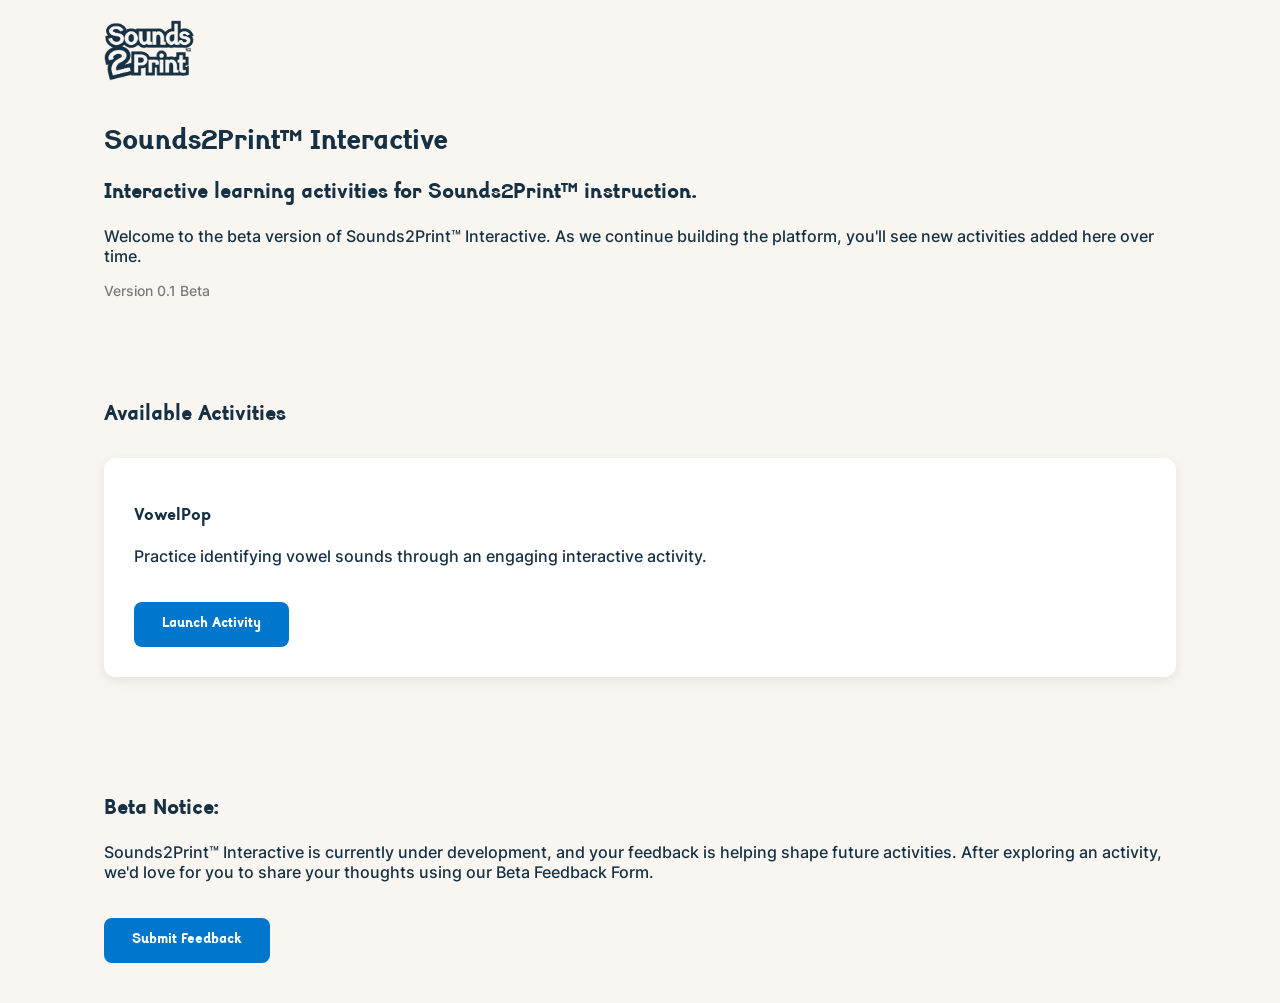
<file: index.html>
<!doctype html>
<html lang="en">
  <head>
    <!-- Google tag (gtag.js) -->
    <script
      async
      src="https://www.googletagmanager.com/gtag/js?id=G-T940ML7WC2"
    ></script>
    <script>
      window.dataLayer = window.dataLayer || [];
      function gtag() {
        dataLayer.push(arguments);
      }
      gtag("js", new Date());

      gtag("config", "G-T940ML7WC2");
    </script>

    <meta charset="UTF-8" />
    <meta name="viewport" content="width=device-width, initial-scale=1.0" />
    <link rel="stylesheet" href="styles.css" />
    <link rel="icon" href="assets/images/s2p-logo.png" type="image/png" />
    <title>S2P™ Interactive</title>
  </head>
  <body>
    <main>
      <div class="hero">
        <img class="logo" src="assets/images/s2p-logo.png" />
        <h1>Sounds2Print™ Interactive</h1>
        <h2>Interactive learning activities for Sounds2Print™ instruction.</h2>
        <p>
          Welcome to the beta version of Sounds2Print™ Interactive. As we
          continue building the platform, you'll see new activities added here
          over time.
        </p>
        <p class="version">Version 0.1 Beta</p>
      </div>

      <div class="available-activities">
        <h2>Available Activities</h2>

        <a class="activity-card" href="vowel-pop/index.html">
          <h3>VowelPop</h3>
          <p>
            Practice identifying vowel sounds through an engaging interactive
            activity.
          </p>
          <span class="activity-button">Launch Activity</span>
        </a>
      </div>
      <div class="beta-notice">
        <h2>Beta Notice:</h2>
        <p>
          Sounds2Print™ Interactive is currently under development, and your
          feedback is helping shape future activities. After exploring an
          activity, we'd love for you to share your thoughts using our Beta
          Feedback Form.
        </p>
        <a
          class="activity-button"
          href="https://docs.google.com/forms/d/e/1FAIpQLSeFRwVdbot9ZDRR5K20I2W6tb26Q9ESiK8psrCIk2NR5h7dHg/viewform?usp=dialog"
          target="_blank"
          >Submit Feedback</a
        >
      </div>
    </main>
  </body>
</html>
</file>
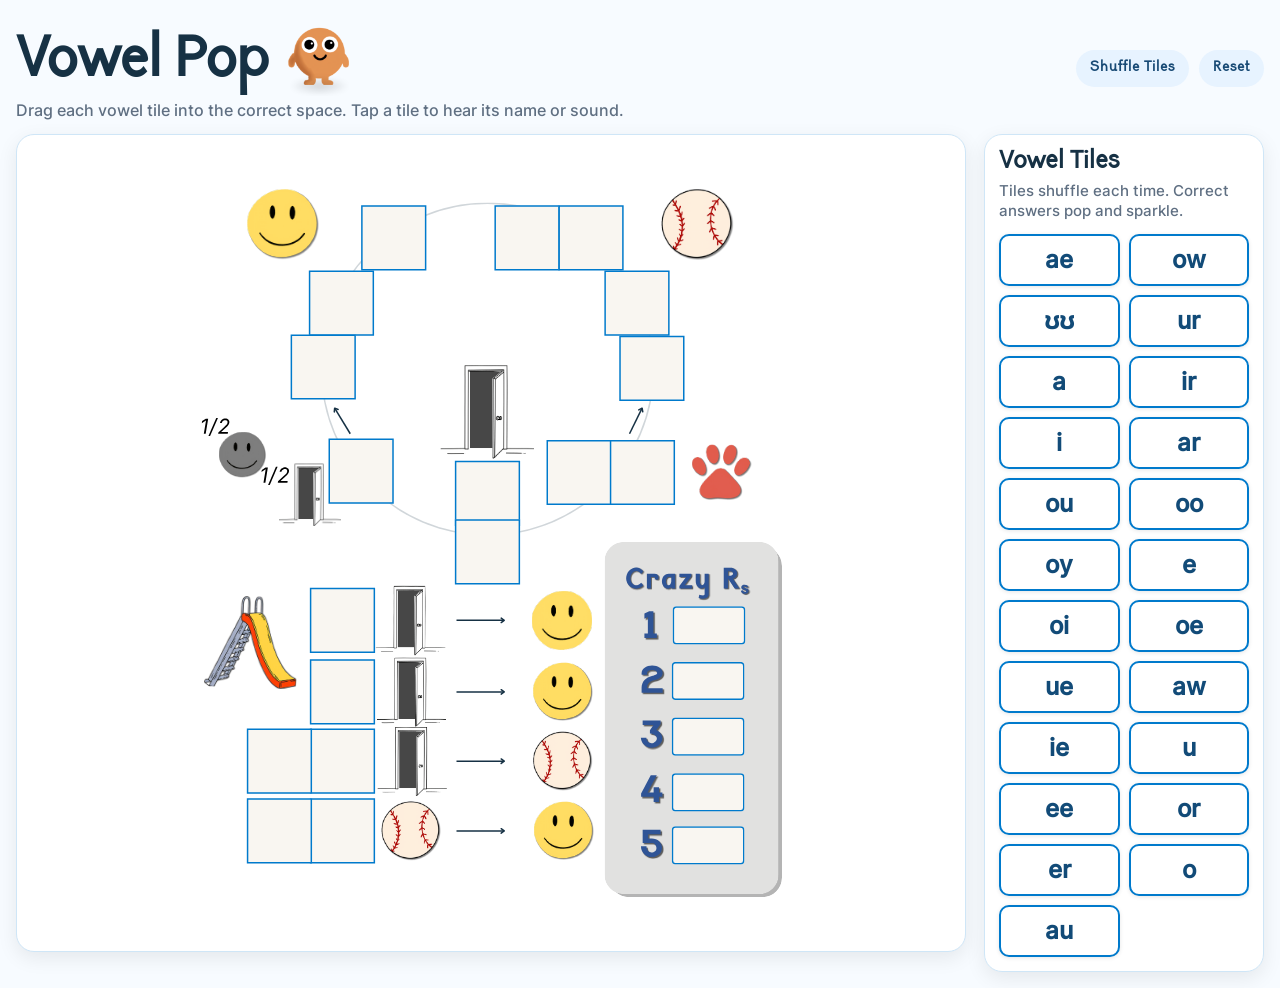
<file: vowel-pop/index.html>
<!doctype html>
<html lang="en">
  <head>
    <!-- Google tag (gtag.js) -->
    <script
      async
      src="https://www.googletagmanager.com/gtag/js?id=G-T940ML7WC2"
    ></script>
    <script>
      window.dataLayer = window.dataLayer || [];
      function gtag() {
        dataLayer.push(arguments);
      }
      gtag("js", new Date());

      gtag("config", "G-T940ML7WC2");
    </script>

    <meta charset="UTF-8" />
    <meta name="viewport" content="width=device-width, initial-scale=1.0" />
    <title>Vowel Pop</title>
    <link rel="stylesheet" href="styles.css" />
    <link rel="icon" href="assets/images/favicon.svg" type="image/svg" />
  </head>

  <body>
    <main class="vowel-pop-app">
      <header class="vp-header">
        <div>
          <div id="confetti-container"></div>
          <h1>
            Vowel Pop
            <img
              src="assets/images/poppi-stand.png"
              alt="Poppi the vowel popper"
              class="poppi-icon"
            />
          </h1>
          <p>
            Drag each vowel tile into the correct space. Tap a tile to hear its
            name or sound.
          </p>
        </div>

        <div class="vp-actions">
          <button id="shuffleBtn" type="button">Shuffle Tiles</button>
          <button id="resetBtn" type="button">Reset</button>
        </div>
      </header>

      <section class="vp-layout">
        <section class="chart-panel">
          <div class="chart-stage" id="chartStage">
            <img
              src="assets/images/vc-chart.svg"
              alt="Blank vowel chart"
              class="chart-image"
              draggable="false"
            />
            <div id="zonesLayer" class="zones-layer"></div>
          </div>
        </section>

        <aside class="tile-tray">
          <h2>Vowel Tiles</h2>
          <p>Tiles shuffle each time. Correct answers pop and sparkle.</p>
          <div id="tiles" class="tiles-grid"></div>
        </aside>
      </section>
    </main>

    <div id="toast" class="toast"></div>

    <div
      id="celebration-overlay"
      class="celebration-overlay"
      style="display: none"
    >
      <div id="overlayBackdrop" class="overlay-backdrop"></div>
      <div class="celebration-content">
        <h2>Congratulations!</h2>
        <p>You placed all the vowels correctly!</p>
        <img
          id="poppi-celebration"
          src="assets/images/poppi-jump-1.png"
          alt="Poppi celebrating"
        />
        <div class="celebration-button-section">
          <button id="playAgainBtn" type="button">Play Again</button>
          <button id="closeBtn" type="button">Close</button>
        </div>
      </div>
    </div>

    <script src="app.js" defer></script>
  </body>
</html>
</file>
<file: styles.css>
@font-face {
  font-family: "SylexiadSansMedium";
  src:
    url("assets/fonts/Sylexiad/Sylexiad Sans Medium/TrueType ttf/SylexiadSansMedium.ttf")
      format("opentype"),
    url("assets/fonts/Sylexiad/Sylexiad Sans Medium/TrueType ttf/SylexiadSansMedium.woff")
      format("woff");
  font-weight: 500;
  font-style: normal;
}

@font-face {
  font-family: "SylexiadSansMedium-Italic";
  src:
    url("assets/fonts/Sylexiad/Sylexiad Sans Medium/TrueType ttf/SylexiadSansMedium-Italic.ttf")
      format("opentype"),
    url("assets/fonts/Sylexiad/Sylexiad Sans Medium/TrueType ttf/SylexiadSansMedium-Italic.woff")
      format("woff");
  font-weight: 500;
  font-style: italic;
}

@font-face {
  font-family: "SylexiadSansMedium-Bold";
  src:
    url("assets/fonts/Sylexiad/Sylexiad Sans Medium/TrueType ttf/SylexiadSansMedium-Bold.ttf")
      format("opentype"),
    url("assets/fonts/Sylexiad/Sylexiad Sans Medium/TrueType ttf/SylexiadSansMedium-Bold.woff")
      format("woff");
  font-weight: 500;
  font-style: normal;
}

@font-face {
  font-family: "SylexiadSansMedium-BItalic";
  src:
    url("assets/fonts/Sylexiad/Sylexiad Sans Medium/TrueType ttf/SylexiadSansMedium-BItalic.ttf")
      format("opentype"),
    url("assets/fonts/Sylexiad/Sylexiad Sans Medium/TrueType ttf/SylexiadSansMedium-BItalic.woff")
      format("woff");
  font-weight: 500;
  font-style: italic;
}

@font-face {
  font-family: "Inter";
  src: url("assets/fonts/Inter/Inter-VariableFont_slnt\,wght.ttf")
    format("opentype");
  font-weight: 500;
  font-style: normal;
}

@font-face {
  font-family: "Inter-light";
  src: url("assets/fonts/Inter/static/Inter-Light.ttf") format("opentype");
  font-weight: 500;
  font-style: normal;
}

body {
  font-family: "Inter", Helvetica, sans-serif;
  background: #f9f6f1;
  color: #163144;
  margin: 0;
}
main {
  max-width: 90vw;
  margin: 0 auto;
  /* padding: 30px 40px 60px; */
}

.logo {
  width: 90px;
  height: auto;
  margin-bottom: 20px;
  /* margin: 20px 40px 10px; */
}

h1,
h2,
h3,
h4 {
  font-family: "SylexiadSansMedium-Bold", Helvetica, sans-serif;
}

.hero {
  margin: 10px auto;
  margin-bottom: 50px;
  padding: 10px 40px;
}
.version {
  color: #7a7a7a;
  font-size: 0.9rem;
}

.available-activities {
  margin: auto;
  margin-bottom: 50px;
  padding: 10px 40px;
}

.activity-card {
  display: block;
  background: white;
  padding: 30px;
  border-radius: 12px;
  box-shadow: 0 4px 12px rgba(0, 0, 0, 0.08);
  margin-top: 30px;

  text-decoration: none;
  color: inherit;

  transition:
    transform 0.2s ease,
    box-shadow 0.2s ease;
}

.activity-card:hover {
  transform: translateY(-2px);
  box-shadow: 0 8px 18px rgba(0, 0, 0, 0.1);
}

.activity-button {
  font-family: "SylexiadSansMedium-Bold";
  display: inline-block;
  margin-top: 20px;
  padding: 14px 28px;
  background: #0077cc;
  color: white;
  text-decoration: none;
  border-radius: 8px;
  font-weight: bold;
}

.activity-button:hover {
  background: #005fa3;
}

.beta-notice {
  padding: 40px;
}
</file>
<file: vowel-pop/styles.css>
:root {
  --bg: #f7fbff;
  --panel: #ffffff;
  --ink: #163144;
  --muted: #5f6f82;
  --blue: #007acc;
  --blue-soft: #e7f3ff;
  --green: #6cb565;
  --dark-green: #3b6337;
  --red: #d95a4e;
  --dark-red: #7d342d;
  --border: #cfe6f7;
  --yellow: #f2cd5e;
  --orange: #d98452;
  --white: #f9f6f1;
  --shadow: 0 6px 20px rgba(0, 0, 0, 0.08);
}
@font-face {
  font-family: "SylexiadSansMedium";
  src:
    url("assets/fonts/Sylexiad/Sylexiad Sans Medium/TrueType ttf/SylexiadSansMedium.ttf")
      format("opentype"),
    url("assets/fonts/Sylexiad/Sylexiad Sans Medium/TrueType ttf/SylexiadSansMedium.woff")
      format("woff");
  font-weight: 500;
  font-style: normal;
}

@font-face {
  font-family: "SylexiadSansMedium-Italic";
  src:
    url("assets/fonts/Sylexiad/Sylexiad Sans Medium/TrueType ttf/SylexiadSansMedium-Italic.ttf")
      format("opentype"),
    url("assets/fonts/Sylexiad/Sylexiad Sans Medium/TrueType ttf/SylexiadSansMedium-Italic.woff")
      format("woff");
  font-weight: 500;
  font-style: italic;
}

@font-face {
  font-family: "SylexiadSansMedium-Bold";
  src:
    url("assets/fonts/Sylexiad/Sylexiad Sans Medium/TrueType ttf/SylexiadSansMedium-Bold.ttf")
      format("opentype"),
    url("assets/fonts/Sylexiad/Sylexiad Sans Medium/TrueType ttf/SylexiadSansMedium-Bold.woff")
      format("woff");
  font-weight: 500;
  font-style: normal;
}

@font-face {
  font-family: "SylexiadSansMedium-BItalic";
  src:
    url("assets/fonts/Sylexiad/Sylexiad Sans Medium/TrueType ttf/SylexiadSansMedium-BItalic.ttf")
      format("opentype"),
    url("assets/fonts/Sylexiad/Sylexiad Sans Medium/TrueType ttf/SylexiadSansMedium-BItalic.woff")
      format("woff");
  font-weight: 500;
  font-style: italic;
}

@font-face {
  font-family: "Inter";
  src: url("assets/fonts/Inter/Inter-VariableFont_slnt\,wght.ttf")
    format("opentype");
  font-weight: 500;
  font-style: normal;
}

@font-face {
  font-family: "Inter-light";
  src: url("assets/fonts/Inter/static/Inter-Light.ttf") format("opentype");
  font-weight: 500;
  font-style: normal;
}

* {
  box-sizing: border-box;
}

body {
  margin: 0;
  background: var(--bg);
  color: var(--ink);
  font-family: "Inter", Helvetica, sans-serif;
}

button {
  font: inherit;
}

.vowel-pop-app {
  width: min(1500px, 100%);
  margin: 0 auto;
  padding: 16px;
}

.vp-header {
  display: flex;
  justify-content: space-between;
  align-items: center;
  gap: 16px;
  margin-bottom: 14px;
}

.vp-header h1 {
  font-family: "SylexiadSansMedium", Helvetica, sans-serif;
  margin: 0 0 4px;
  font-size: clamp(3rem, 5vw, 4rem);
  display: flex;
  align-items: flex-end;
  gap: 10px;
}

.poppi-icon {
  width: min(80px, 8vw);
  margin-bottom: 0px;
}

.vp-header p {
  margin: 0;
  color: var(--muted);
}

.vp-actions {
  display: flex;
  gap: 10px;
  flex-wrap: wrap;
}

.vp-actions button {
  font-family: "SylexiadSansMedium", Helvetica, sans-serif;
  border: 0;
  border-radius: 999px;
  padding: 10px 14px;
  background: var(--blue-soft);
  color: #184a75;
  font-weight: 700;
  cursor: pointer;
  letter-spacing: 0.1cap;
}

.vp-layout {
  display: grid;
  grid-template-columns: minmax(0, 1fr) clamp(220px, 22vw, 280px);
  gap: 18px;
  align-items: start;
}

.chart-panel,
.tile-tray {
  background: var(--panel);
  border: 1px solid var(--border);
  border-radius: 18px;
  box-shadow: var(--shadow);
}

.chart-panel {
  display: flex;
  justify-content: center;
  align-items: center;
  padding: 12px;
}

.chart-stage {
  position: relative;
  height: min(88vh, 900px);
  aspect-ratio: 1700 / 2200;
  max-width: 100%;
  margin: 0 auto;
}

.chart-image,
.zones-layer {
  position: absolute;
  inset: 0;
  width: 100%;
  height: 100%;
}

.chart-image {
  object-fit: contain;
  user-select: none;
  -webkit-user-drag: none;
}

.zones-layer {
  pointer-events: none;
}

.drop-zone {
  position: absolute;
  width: 7.2%;
  height: 4.5%;
  border-radius: 12px;
  border: 2px dashed transparent;
  display: flex;
  align-items: center;
  justify-content: center;
  font-size: clamp(15px, 1.5vw, 24px);
  font-weight: 800;
  color: #10314a;
  text-align: center;
  pointer-events: auto;
  overflow: visible;
  transition:
    background 180ms ease,
    box-shadow 180ms ease,
    transform 180ms ease;
}

.drop-zone.is-hover {
  background: rgba(0, 122, 204, 0.12);
  border-color: rgba(0, 122, 204, 0.4);
}

.drop-zone.is-correct {
  background: rgba(126, 217, 87, 0.35);
  box-shadow:
    0 0 0 3px rgba(126, 217, 87, 0.18),
    0 0 16px rgba(126, 217, 87, 0.42);
  cursor: pointer;
  user-select: none;
}

.drop-zone.is-wrong {
  background: rgba(255, 107, 107, 0.32);
  box-shadow: 0 0 0 3px rgba(255, 107, 107, 0.14);
}

.tile-tray {
  position: sticky;
  top: 16px;
  padding: 14px;
  align-self: start;
  /* min-height: 80vh; */
}

.tile-tray h2 {
  font-family: "SylexiadSansMedium", Helvetica, sans-serif;
  margin: 0 0 4px;
  font-size: 1.75rem;
}

.tile-tray p {
  margin: 0 0 12px;
  color: var(--muted);
  font-size: 0.92rem;
  line-height: 1.35;
}

.tiles-grid {
  display: grid;
  grid-template-columns: repeat(2, minmax(0, 1fr));
  gap: 9px;
}

@media (max-width: 1050px) {
  .tiles-grid {
    grid-template-columns: repeat(auto-fit, minmax(70px, 1fr));
  }
}

.tile {
  min-height: 52px;
  border: 2px solid var(--blue);
  border-radius: 10px;
  background: white;
  color: #124b78;
  display: flex;
  align-items: center;
  justify-content: center;
  cursor: grab;
  user-select: none;
  font-size: clamp(18px, 2vw, 24px);
  font-weight: 800;
  box-shadow: 0 1px 4px rgba(0, 0, 0, 0.1);
  touch-action: none;
  transition:
    transform 0.15s ease,
    box-shadow 0.15s ease;
}

.tile:active {
  cursor: grabbing;
  transform: scale(1.03);
}

.tile.is-hidden {
  visibility: hidden;
  pointer-events: none;
}

.tile.is-dragging {
  margin: 0;
  z-index: 1000;
  box-shadow: 0 10px 20px rgba(0, 0, 0, 0.22);
}

/* .tile-placeholder {
  visibility: hidden;
} */

.tile-placeholder {
  border: 2px solid transparent;
  border-radius: 10px;
}

.pop {
  animation: pop 280ms ease-out;
}

@keyframes pop {
  0% {
    transform: scale(0.58);
    opacity: 0.45;
  }

  60% {
    transform: scale(1.18);
    opacity: 1;
  }

  100% {
    transform: scale(1);
    opacity: 1;
  }
}

.shake {
  animation: shake 350ms ease-in-out;
}

@keyframes shake {
  0% {
    transform: translateX(0);
  }
  20% {
    transform: translateX(-6px);
  }
  40% {
    transform: translateX(6px);
  }
  60% {
    transform: translateX(-4px);
  }
  80% {
    transform: translateX(4px);
  }
  100% {
    transform: translateX(0);
  }
}

.sparkle {
  position: absolute;
  left: 50%;
  top: 50%;
  transform: translate(-50%, -50%);
  width: 0;
  height: 0;
  pointer-events: none;
  z-index: 5;
}

.sparkle span {
  position: absolute;
  left: 0;
  top: 0;
  width: 4px;
  height: 18px;
  background: gold;
  border-radius: 2px;
  transform-origin: center center;
  transform: translate(-50%, -50%) rotate(var(--angle)) translateY(-60px);
  /*transform-origin: center 24px;*/
  opacity: 0;
  animation: burst 520ms ease-out forwards;
}

@keyframes burst {
  0% {
    opacity: 1;
    transform: translate(-50%, -50%) rotate(var(--angle)) translateY(0)
      scale(0.6);
  }

  100% {
    opacity: 0;
    transform: translate(-50%, -50%) rotate(var(--angle)) translateY(-60px)
      scale(1);
  }
}

.toast {
  position: fixed;
  left: 50%;
  bottom: 24px;
  z-index: 80;
  transform: translate(-50%, 20px);
  background: rgba(23, 50, 77, 0.92);
  color: white;
  padding: 10px 16px;
  border-radius: 999px;
  font-weight: 700;
  opacity: 0;
  pointer-events: none;
  transition:
    opacity 180ms ease,
    transform 180ms ease;
}

.toast.is-visible {
  opacity: 1;
  transform: translate(-50%, 0);
}

@media (max-width: 1050px) {
  .vp-layout {
    grid-template-columns: 1fr;
  }

  .tile-tray {
    position: static;
  }

  .tiles-grid {
    grid-template-columns: repeat(6, minmax(0, 1fr));
  }

  .chart-stage {
    height: min(72vh, 760px);
  }
}

@media (max-width: 760px) {
  .vp-header {
    align-items: flex-start;
    flex-direction: column;
  }

  .tiles-grid {
    grid-template-columns: repeat(4, minmax(0, 1fr));
  }
}

#confetti-container {
  position: fixed;
  inset: 0;
  pointer-events: none;
  overflow: hidden;
  z-index: 1000;
}

.confetti {
  position: absolute;
  width: 10px;
  height: 16px;
  opacity: 0.95;
  animation: confettiFall linear forwards;
}

.rect {
  width: 8px;
  height: 8px;
  border-radius: 2px;
}

.circle {
  width: 10px;
  height: 10px;
  border-radius: 50%;
}

.streamer {
  width: 4px;
  height: 22px;
  border-radius: 999px;
}

.squiggle {
  width: 12px;
  height: 36px;
}

@keyframes confettiFall {
  0% {
    transform: translate(0, -30px) rotate(0deg) scale(var(--scale));
  }

  50% {
    transform: translate(var(--drift), 50vh) rotate(360deg) scale(var(--scale));
  }

  100% {
    transform: translate(calc(var(--drift) * -0.5), 110vh) rotate(720deg)
      scale(var(--scale));
  }
}

#celebration-overlay {
  position: fixed;
  inset: 0;
  display: flex;
  align-items: center;
  justify-content: center;
}

#overlayBackdrop {
  position: absolute;
  inset: 0;
  background: rgba(0, 0, 0, 0.55);
}

.celebration-content {
  position: absolute;
  /* inset: 100px 60px; */
  display: flex;
  flex-direction: column;
  align-items: center;
  justify-content: center;
  gap: 1vh;
  padding: 24px;
  background-color: var(--bg);
  border-radius: 18px;
  width: 60vw;
  max-width: 700px;
  max-height: 90vh;
}

.celebration-content h2 {
  font-family: "SylexiadSansMedium", Helvetica, sans-serif;
  margin: 0;
  font-size: clamp(2rem, 4vw, 3rem);
  text-align: center;
}

#poppi-celebration {
  height: min(250px, 35vh);
  max-width: min(340px, 50vw);
}

.celebration-button-section {
  display: flex;
  flex-direction: row;
  justify-content: space-around;
  align-items: center;
  gap: 30px;
}

#playAgainBtn {
  font-family: "SylexiadSansMedium", Helvetica, sans-serif;
  border: 0;
  border-radius: 999px;
  padding: 10px 14px;
  background: var(--green);
  color: var(--white);
  font-weight: 700;
  cursor: pointer;
  font-size: 1.5rem;
}

#playAgainBtn:hover {
  background: var(--dark-green);
  color: var(--white);
}

#closeBtn {
  font-family: "SylexiadSansMedium", Helvetica, sans-serif;
  border: 0;
  border-radius: 999px;
  padding: 10px 14px;
  background: var(--red);
  color: var(--white);
  font-weight: 700;
  cursor: pointer;
  font-size: 1.5rem;
}

#closeBtn:hover {
  background: var(--dark-red);
  color: var(--white);
}
</file>
